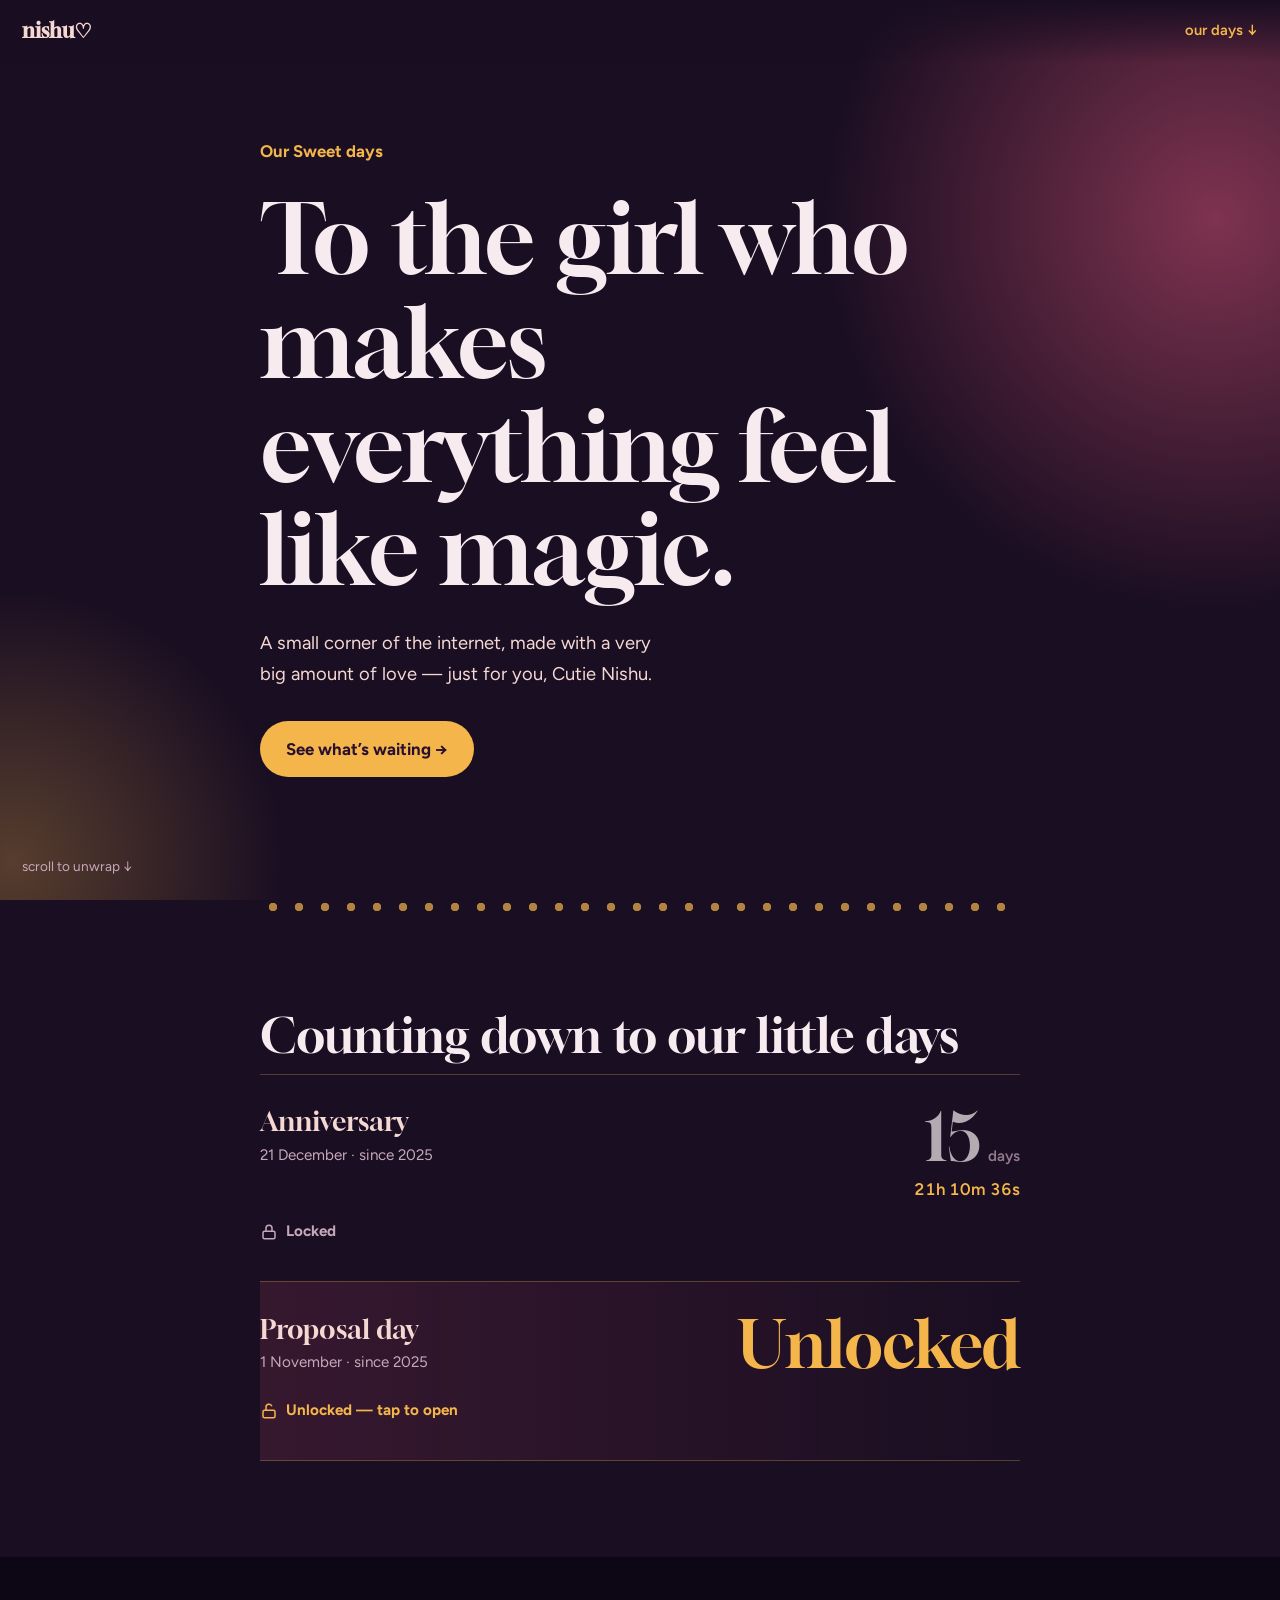
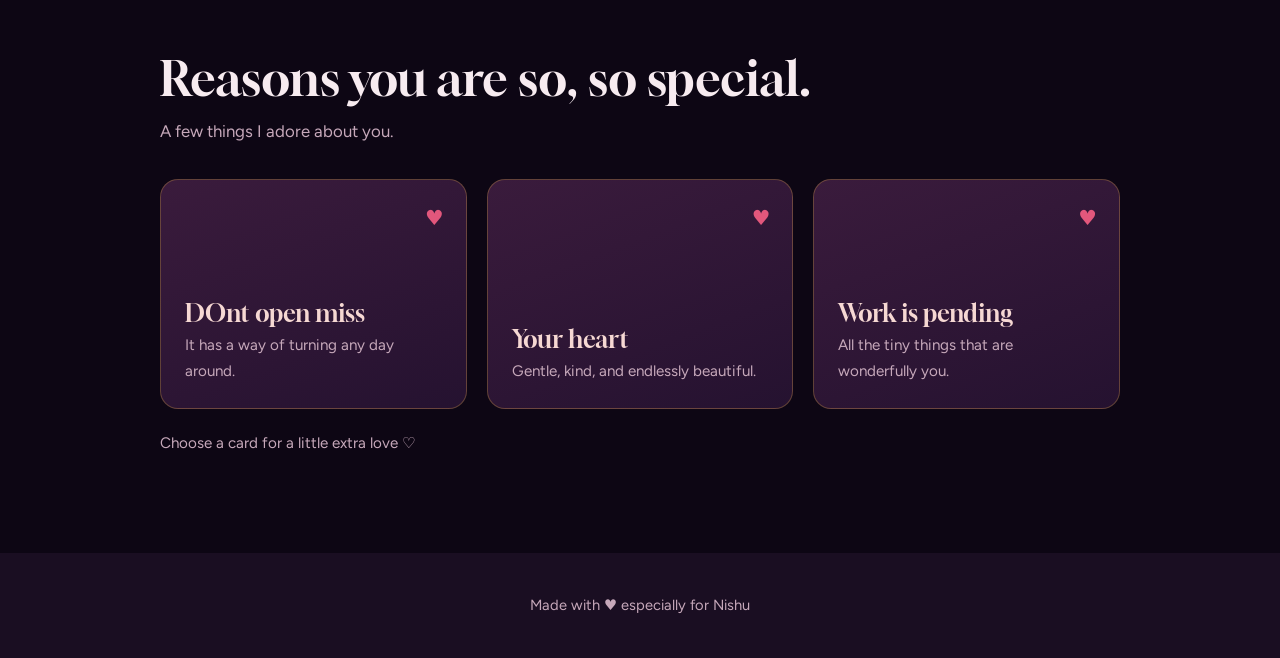
<file: index.html>
<!DOCTYPE html>
<html lang="en">
<head>
<meta charset="utf-8">
<meta name="viewport" content="width=device-width, initial-scale=1.0, viewport-fit=cover">
<title>For Nishu ✦</title>
<link rel="preconnect" href="https://fonts.googleapis.com">
<link rel="preconnect" href="https://fonts.gstatic.com" crossorigin>
<link href="https://fonts.googleapis.com/css2?family=Gloock&family=Figtree:wght@400;600;700&display=swap" rel="stylesheet">

<style>
:root{
  --plum:#1a0e22;--night:#0d0614;--petal:#f6d8d3;--rose:#e2577c;--marigold:#f4b64a;
  --ink:#f7ebf0;--mute:#c6a8ba;--line:rgba(244,182,74,.28);color-scheme:dark;
}
*{box-sizing:border-box}
html{scroll-behavior:smooth;scroll-padding-top:70px}
body{margin:0;background:var(--plum);color:var(--ink);font-family:'Figtree',system-ui,sans-serif;font-size:1.05rem;line-height:1.7;overflow-x:hidden}
h1,h2,h3{font-family:'Gloock',Georgia,serif;font-weight:400;margin:0;line-height:1.08}
h1{font-size:clamp(2.6rem,9.5vw,6rem);max-width:13ch;letter-spacing:-.01em}
h2{font-size:clamp(1.9rem,5.5vw,3rem);margin-bottom:12px}
p{margin:0}
a{color:inherit}
:focus-visible{outline:2px solid var(--marigold);outline-offset:3px}
section{padding:96px 22px;position:relative}
.col{max-width:760px;margin:0 auto}
.mute{color:var(--mute)}

.toran{height:14px;margin:0 auto;max-width:760px;background:radial-gradient(circle at 50% 50%,var(--marigold) 0 4px,transparent 4.5px) 0 0/26px 14px repeat-x;opacity:.7}

nav{position:fixed;top:0;left:0;right:0;z-index:20;display:flex;justify-content:space-between;align-items:center;padding:14px 22px;padding-top:max(14px,env(safe-area-inset-top));background:linear-gradient(var(--plum),rgba(26,14,34,0))}
nav a{text-decoration:none;font-weight:600}
nav .logo{font-family:'Gloock',serif;font-size:1.25rem;color:var(--petal)}
nav .go{font-size:.92rem;color:var(--marigold)}

#home{min-height:100svh;display:flex;flex-direction:column;justify-content:center;padding-top:110px;overflow:hidden}
#home::before{content:"";position:absolute;width:70vmax;height:70vmax;right:-30vmax;top:-18vmax;background:radial-gradient(circle,rgba(226,87,124,.5),rgba(226,87,124,0) 62%);pointer-events:none}
#home::after{content:"";position:absolute;width:46vmax;height:46vmax;left:-22vmax;bottom:-20vmax;background:radial-gradient(circle,rgba(244,182,74,.28),rgba(244,182,74,0) 65%);pointer-events:none}
#home .col{position:relative;z-index:1;width:100%}
.date{color:var(--marigold);font-weight:700;margin-bottom:22px}
.lede{max-width:34ch;margin-top:26px;color:var(--petal);font-size:1.15rem}
.btn{display:inline-block;margin-top:30px;padding:14px 26px;border-radius:999px;background:var(--marigold);color:#2a1030;text-decoration:none;font-weight:700;transition:transform .2s,background .2s}
.btn:hover{transform:translateY(-2px);background:#ffc866}
.hint{position:absolute;left:22px;bottom:22px;font-size:.85rem;color:var(--mute);z-index:1}

.sec-h{margin-bottom:30px}
.ev{display:grid;grid-template-columns:1fr auto;gap:6px 24px;align-items:end;width:100%;padding:30px 0;border:0;border-top:1px solid var(--line);background:none;color:inherit;font:inherit;text-align:left;cursor:pointer;text-decoration:none}
.ev:last-of-type{border-bottom:1px solid var(--line)}
.ev h3{font-size:1.7rem;color:var(--petal)}
.ev .when{color:var(--mute);font-size:.95rem}
.ev .big{grid-row:1/3;grid-column:2;text-align:right;font-family:'Gloock',serif;font-size:clamp(2.4rem,9.5vw,4rem);line-height:1;font-variant-numeric:tabular-nums}
.ev .big small{font-family:'Figtree',sans-serif;font-size:.95rem;color:var(--mute);margin-left:6px;font-weight:600}
.ev .hms{grid-column:2;text-align:right;color:var(--marigold);font-weight:600;font-variant-numeric:tabular-nums}
.ev .status{grid-column:1/3;display:flex;align-items:center;gap:8px;margin-top:10px;font-weight:700;font-size:.95rem;color:var(--mute)}
.ev .status svg{width:18px;height:18px;flex:none}
.ev .reveal{grid-column:1/3;max-height:0;overflow:hidden;opacity:0;color:var(--marigold);font-weight:600;transition:max-height .35s,opacity .35s}
.ev.open .reveal{max-height:3em;opacity:1}
.ev.locked .big{opacity:.7}
.ev.unlocked{background:linear-gradient(90deg,rgba(226,87,124,.14),rgba(226,87,124,0))}
.ev.unlocked .big{color:var(--marigold)}
.ev.unlocked .status{color:var(--marigold)}
.ev.shake{animation:shake .4s}
@keyframes shake{20%{transform:translateX(-6px)}40%{transform:translateX(6px)}60%{transform:translateX(-4px)}80%{transform:translateX(3px)}}

#reasons{background:var(--night)}
.cards{display:grid;grid-template-columns:repeat(auto-fit,minmax(210px,1fr));gap:20px;margin-top:34px}
.card{perspective:1000px;height:230px;cursor:pointer;background:none;border:0;padding:0;font:inherit;color:inherit;text-align:left}
.card .in{position:relative;width:100%;height:100%;transition:transform .7s cubic-bezier(.3,.7,.2,1);transform-style:preserve-3d}
.card.flip .in{transform:rotateY(180deg)}
.face{position:absolute;inset:0;backface-visibility:hidden;border-radius:18px;padding:24px;display:flex;flex-direction:column;justify-content:flex-end}
.front{background:linear-gradient(160deg,#3a1b3c,#251230);border:1px solid var(--line)}
.front h3{font-size:1.5rem;color:var(--petal);margin-bottom:6px}
.front span{color:var(--mute);font-size:.95rem}
.front i{position:absolute;top:20px;right:22px;font-style:normal;color:var(--rose);font-size:1.3rem}
.back{background:var(--marigold);color:#2a1030;transform:rotateY(180deg);justify-content:center;font-weight:600;font-size:1.02rem}
.after{margin-top:22px;color:var(--mute);font-size:.95rem}

footer{text-align:center;padding:40px 22px calc(40px + env(safe-area-inset-bottom));color:var(--mute);font-size:.92rem}

@media (max-width:560px){.ev h3{font-size:1.4rem}}
@media (prefers-reduced-motion:reduce){html{scroll-behavior:auto}.card .in,.btn,.ev .reveal{transition:none}.ev.shake{animation:none}}
</style>
</head>

<body>

<audio id="backgroundMusic" loop preload="auto">
  <source src="./background.mp3" type="audio/mpeg">
</audio>

<nav>
  <a class="logo" href="#home">nishu♡</a>
  <a class="go" href="#days">our days ↓</a>
</nav>

<section id="home">
  <div class="col">
    <p class="date">Our Sweet days</p>
    <h1>To the girl who makes everything feel like magic.</h1>
    <p class="lede">A small corner of the internet, made with a very big amount of love — just for you, Cutie Nishu.</p>
    <a class="btn" href="#days">See what’s waiting →</a>
  </div>
  <p class="hint">scroll to unwrap ↓</p>
</section>

<div class="toran" aria-hidden="true"></div>

<section id="days">
  <div class="col">
    <h2>Counting down to our little days</h2>

    <a class="ev" href="anniversary.html" data-unlock="2026-12-21" data-base="2025" data-kind="anniversary" data-label="21 December 2026">
      <h3>Anniversary</h3>
      <p class="when">21 December · since 2025</p>
      <div class="big"></div>
      <div class="hms"></div>
      <p class="status"></p>
      <p class="reveal"></p>
    </a>

    <a class="ev" href="proposal.html" data-unlock="2026-11-01" data-base="2025" data-kind="proposal" data-label="1 November 2026">
      <h3>Proposal day</h3>
      <p class="when">1 November · since 2025</p>
      <div class="big"></div>
      <div class="hms"></div>
      <p class="status"></p>
      <p class="reveal"></p>
    </a>
  </div>
</section>

<section id="reasons">
  <div class="col" style="max-width:960px">
    <h2>Reasons you are so, so special.</h2>
    <p class="mute">A few things I adore about you.</p>

    <div class="cards">
      <button class="card" aria-label="Card: DOnt open">
        <div class="in">
          <div class="face front"><i>♥</i><h3>DOnt open miss</h3><span>It has a way of turning any day around.</span></div>
          <div class="face back">huh♡</div>
        </div>
      </button>

      <button class="card" aria-label="Card: Your heart">
        <div class="in">
          <div class="face front"><i>♥</i><h3>Your heart</h3><span>Gentle, kind, and endlessly beautiful.</span></div>
          <div class="face back">PGL♡</div>
        </div>
      </button>

      <button class="card" aria-label="Card: Your little ways">
        <div class="in">
          <div class="face front"><i>♥</i><h3>Work is pending</h3><span>All the tiny things that are wonderfully you.</span></div>
          <div class="face back">LOL♡</div>
        </div>
      </button>
    </div>

    <audio class="card-sound" src="./sound1.mp3" preload="auto"></audio>
    <audio class="card-sound" src="./sound2.mp3" preload="auto"></audio>
    <audio class="card-sound" src="./sound3.mp3" preload="auto"></audio>

    <p class="after">Choose a card for a little extra love ♡</p>
  </div>
</section>

<footer>Made with ♥ especially for Nishu</footer>

<script>

/* Background music */

var bgMusic = document.getElementById("backgroundMusic");
bgMusic.volume = 0.45;

function startBackgroundMusic(){
  if(bgMusic.paused){
    bgMusic.play().catch(function(){
      console.log("Music playback blocked by browser.");
    });
  }
}

window.addEventListener("load",function(){
  startBackgroundMusic();
});

document.addEventListener("click",function(){
  startBackgroundMusic();
},{once:true});

/* Locked / unlocked event rows */

(function(){
  var LOCK='<svg viewBox="0 0 24 24" fill="none" stroke="currentColor" stroke-width="2" stroke-linecap="round" stroke-linejoin="round" aria-hidden="true"><rect x="4" y="11" width="16" height="10" rx="2"/><path d="M8 11V7a4 4 0 0 1 8 0v4"/></svg>';
  var OPEN='<svg viewBox="0 0 24 24" fill="none" stroke="currentColor" stroke-width="2" stroke-linecap="round" stroke-linejoin="round" aria-hidden="true"><rect x="4" y="11" width="16" height="10" rx="2"/><path d="M8 11V7a4 4 0 0 1 7.5-2"/></svg>';

  var evs=[].slice.call(document.querySelectorAll('.ev'));

  function pad(n){return String(n).padStart(2,'0')}

  function unlockDate(el){
    var p=el.dataset.unlock.split('-');
    return new Date(+p[0],+p[1]-1,+p[2]);
  }

  function isOpen(el){
    return new Date()>=unlockDate(el);
  }

  function tick(){
    var now=new Date();

    evs.forEach(function(el){
      var u=unlockDate(el),end=new Date(u.getFullYear(),u.getMonth(),u.getDate()+1);
      var base=+el.dataset.base,n=u.getFullYear()-base,kind=el.dataset.kind;

      var big=el.querySelector('.big');
      var hms=el.querySelector('.hms');
      var st=el.querySelector('.status');
      var rv=el.querySelector('.reveal');

      var unlocked=now>=u,today=now>=u&&now<end;

      el.classList.toggle('unlocked',unlocked);
      el.classList.toggle('locked',!unlocked);

      rv.textContent='Unlocks on '+el.dataset.label+' ✦';

      if(unlocked){
        big.textContent=today?'Today ♡':'Unlocked';
        hms.textContent='';
        st.innerHTML=OPEN+'<span>Unlocked — tap to open</span>';
        el.classList.remove('open');
        el.setAttribute('aria-label',el.querySelector('h3').textContent+', unlocked. Open it.');
      }else{
        var s=Math.floor((u-now)/1000);
        big.innerHTML=Math.floor(s/86400)+'<small>days</small>';
        hms.textContent=pad(Math.floor(s%86400/3600))+'h '+pad(Math.floor(s%3600/60))+'m '+pad(s%60)+'s';
        st.innerHTML=LOCK+'<span>Locked</span>';
        el.setAttribute('aria-label',el.querySelector('h3').textContent+', locked. Unlocks on '+el.dataset.label+'.');
      }
    });
  }

  evs.forEach(function(el){
    el.addEventListener('click',function(e){
      if(isOpen(el))return;
      e.preventDefault();
      el.classList.toggle('open');
      el.classList.remove('shake');
      void el.offsetWidth;
      el.classList.add('shake');
    });
  });

  tick();
  setInterval(tick,1000);
})();

/* Flip cards and sound effects */

var cardSounds=[].slice.call(document.querySelectorAll('.card-sound'));

document.querySelectorAll('.card').forEach(function(c,index){
  c.addEventListener('click',function(){
    c.classList.toggle('flip');

    var sound=cardSounds[index];

    if(sound){
      sound.currentTime=0;
      var playback=sound.play();

      if(playback&&playback.catch){
        playback.catch(function(){});
      }
    }
  });
});

</script>
</body>
</html>
</file>
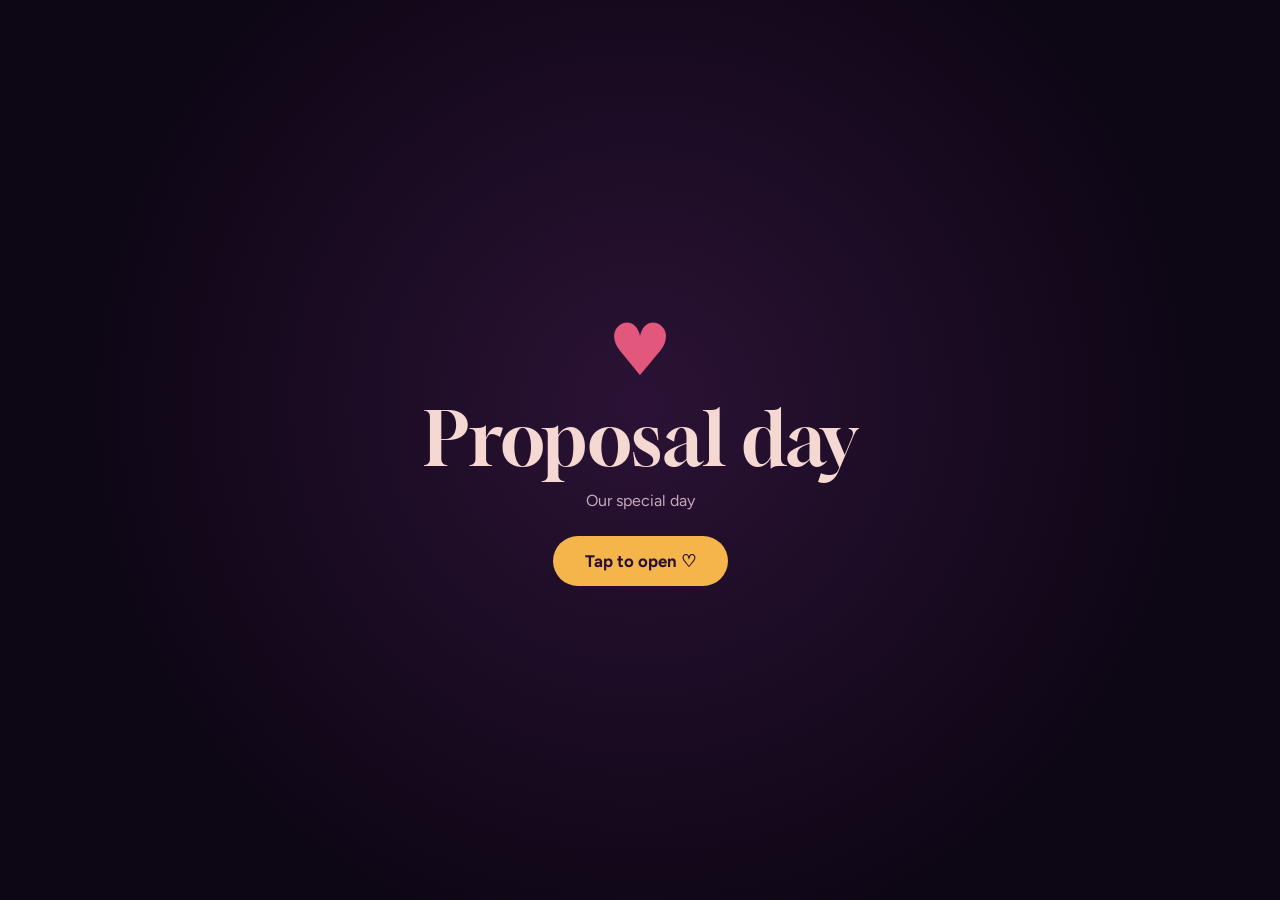
<file: proposal.html>
<!DOCTYPE html>
<html lang="en">
<head>
<meta charset="utf-8">
<meta name="viewport" content="width=device-width, initial-scale=1.0, viewport-fit=cover">
<title>Proposal Day ♡ For Nishu</title>
<link rel="preconnect" href="https://fonts.googleapis.com">
<link rel="preconnect" href="https://fonts.gstatic.com" crossorigin>
<link href="https://fonts.googleapis.com/css2?family=Gloock&family=Figtree:wght@400;600;700&display=swap" rel="stylesheet">
<style>
:root{--night:#0d0614;--petal:#f6d8d3;--rose:#e2577c;--marigold:#f4b64a;--mute:#c6a8ba;color-scheme:dark}
*{box-sizing:border-box}
html,body{height:100%;margin:0;background:var(--night);color:var(--petal);font-family:'Figtree',system-ui,sans-serif;overflow:hidden;-webkit-user-select:none;user-select:none;-webkit-touch-callout:none}
#glow{position:fixed;inset:0;background:radial-gradient(circle at 50% 42%,rgba(226,87,124,.28),rgba(226,87,124,0) 55%);animation:beat 2.4s ease-in-out infinite;pointer-events:none}
@keyframes beat{0%,100%{opacity:.6;transform:scale(1)}50%{opacity:1;transform:scale(1.06)}}
canvas{position:fixed;inset:0;width:100%;height:100%;display:block;touch-action:none}
#cap{position:fixed;left:0;right:0;bottom:calc(17% + env(safe-area-inset-bottom,0px));text-align:center;padding:0 28px;font-family:'Gloock',serif;font-size:clamp(1.2rem,4.2vw,1.9rem);line-height:1.35;color:var(--marigold);transition:opacity .6s;pointer-events:none;text-shadow:0 2px 14px rgba(0,0,0,.6)}
#hint{position:fixed;left:0;right:0;bottom:calc(5% + env(safe-area-inset-bottom,0px));text-align:center;font-size:.88rem;color:var(--mute);pointer-events:none;transition:opacity 1s}
#love{position:fixed;left:0;right:0;bottom:calc(7% + env(safe-area-inset-bottom,0px));text-align:center;font-family:'Gloock',serif;font-size:clamp(1.3rem,4.5vw,2rem);color:var(--petal);opacity:0;transition:opacity .8s;pointer-events:none;user-select:none}
#love.show{opacity:1}
#love.pop span{animation:pop .3s}
@keyframes pop{50%{transform:scale(1.25);color:var(--rose)}}
#love span{display:inline-block}
#back,#replay{position:fixed;top:max(16px,env(safe-area-inset-top));z-index:5;color:var(--petal);font:600 .95rem 'Figtree',sans-serif;opacity:.85;background:none;border:0;padding:6px 4px;cursor:pointer;text-decoration:none}
#back{left:18px}
#replay{right:18px;display:none}
#back:hover,#replay:hover{opacity:1}
:focus-visible{outline:2px solid var(--marigold);outline-offset:3px}

#gate{position:fixed;inset:0;z-index:10;display:flex;flex-direction:column;align-items:center;justify-content:center;gap:14px;padding:28px;text-align:center;background:radial-gradient(circle at 50% 45%,#2b1235,var(--night) 70%);transition:opacity 1.1s}
#gate.gone{opacity:0;pointer-events:none}
#gate h1{font-family:'Gloock',serif;font-weight:400;font-size:clamp(2.4rem,9vw,4.6rem);margin:0;line-height:1.05;color:var(--petal)}
#gate p{margin:0;color:var(--mute);max-width:30ch}
#heart{font-size:4.5rem;color:var(--rose);animation:beat 1.4s ease-in-out infinite;line-height:1}
#open{margin-top:12px;padding:15px 32px;border:0;border-radius:999px;background:var(--marigold);color:#2a1030;font:700 1.05rem 'Figtree',sans-serif;cursor:pointer;transition:transform .2s}
#open:hover{transform:translateY(-2px)}

#locked{position:fixed;inset:0;z-index:20;display:none;flex-direction:column;align-items:center;justify-content:center;gap:12px;padding:28px;text-align:center;background:var(--night)}
#locked h1{font-family:'Gloock',serif;font-weight:400;margin:0;font-size:2.2rem}
#locked a{color:var(--marigold);font-weight:700}

@media (prefers-reduced-motion:reduce){#glow,#heart{animation:none}}
</style>
</head>
<body>

<a id="back" href="index.html">← back</a>
<button id="replay" type="button">↻ replay</button>
<div id="glow"></div>
<canvas id="c"></canvas>
<div id="cap"></div>
<div id="hint">Screen par ungli ghumao ✦</div>
<div id="love" aria-live="polite"><span>Touch karo ♡</span></div>

<div id="gate">
  <div id="heart">♥</div>
  <h1>Proposal day</h1>
  <p>Our special day</p>
  <button id="open" type="button">Tap to open ♡</button>
</div>

<div id="locked">
  <h1>Abhi locked hai 🔒</h1>
  <p>Ye 1 November 2026 ko khulega.</p>
  <a href="index.html">← wapas jao</a>
</div>

<audio id="backgroundMusic" loop preload="auto">
  <source src="Jiya%20Dhadak%20Dhadak%20Jaaye%20%E2%80%93%20Full%20Song%20Lyrics%20Rahat%20Fateh%20Ali%20Khan%20Kalyug%20Sayeed%20Quadri%20%5Byouaretube.com%5D.mp3" type="audio/mpeg">
</audio>

<script>
(function(){
/* guard: do not open before the day */
if(new Date()<new Date(2026,10,1)){document.getElementById('locked').style.display='flex';return}

var cv=document.getElementById('c'),cx=cv.getContext('2d'),cap=document.getElementById('cap'),
  hint=document.getElementById('hint'),loveEl=document.getElementById('love'),replayBtn=document.getElementById('replay'),
  backgroundMusic=document.getElementById('backgroundMusic');
var START=new Date(2025,10,1);
var days=Math.max(0,Math.floor((Date.now()-START.getTime())/864e5));

/* the show plays ONCE, then settles on the final "Nishu ♥ Chetan" picture */
var CAPS=[
  {t:'heart',cap:' My heart .'},
  {t:'text',s:'Nishu',cap:'My miss Name.'},
  {t:'text',s:'I love you',cap:'Uss din se lekar aaj tak jo kabhi nhi badla.'},
  {t:'heart',cap:'Us din se ye dil tumhara hai.'},
  {t:'text',s:days.toLocaleString()+' din',cap:'Finally itne din hue proposal ko.'},
  {t:'text',s:'Forever?',cap:'I am with u Forever miss.'},
  {t:'final',cap:'Hamesha tumhara ♡'}
];
var COL=['#ff7a9c','#ffd9a0','#ff4f7b'];
var FONT="'Gloock',Georgia,serif";
var W,H,dpr=Math.min(window.devicePixelRatio||1,2),P=[],S=[],phases=[],cur=-1,px=-999,py=-999,timer=null,done=false,love=0,
    holding=false,holdT=0,HOLD_MS=100;   /* finger held down: one more "love" + same effect every HOLD_MS ms */

function sample(draw,st){
  var o=document.createElement('canvas');o.width=W;o.height=H;var c=o.getContext('2d');
  c.fillStyle='#fff';c.textAlign='center';c.textBaseline='middle';draw(c);
  var d=c.getImageData(0,0,W,H).data,pts=[];st=st||(W<600?3:4);
  for(var y=0;y<H;y+=st)for(var x=0;x<W;x+=st)if(d[(y*W+x)*4+3]>128)pts.push([x,y]);
  return pts;
}
function textPts(str){
  return sample(function(c){
    c.font='400 100px '+FONT;
    var w=c.measureText(str).width,s=Math.min(100*W*.88/w,H*.34);
    c.font='400 '+s+'px '+FONT;
    c.fillText(str,W/2,H*.42);
  });
}
function drawHeart(c,cx0,cy0,hs){
  c.beginPath();
  for(var t=0;t<=6.2832;t+=.02){
    var x=16*Math.pow(Math.sin(t),3),y=13*Math.cos(t)-5*Math.cos(2*t)-2*Math.cos(3*t)-Math.cos(4*t);
    var X=cx0+x*hs,Y=cy0-(y+2.5)*hs;t?c.lineTo(X,Y):c.moveTo(X,Y);
  }
  c.fill();
}
function heartPts(){
  var s=Math.min(W*.9/34,H*.56/30);   /* big heart, fills most of the screen */
  return sample(function(c){drawHeart(c,W/2,H*.42,s)});
}
/* final picture: Nishu  ♥  Chetan, with a small beating heart in the middle */
function finalPts(){
  var m=document.createElement('canvas').getContext('2d');
  m.font='400 100px '+FONT;
  var w1=m.measureText('Nishu').width,w2=m.measureText('Chetan').width;
  var fs=Math.min(W*.9/((w1+w2)/100+1.55),H*.14),cy=H*.42,gap=fs*.35,hw=fs*.85,hs=fs*.8/30;
  var names=sample(function(c){
    c.font='400 '+fs+'px '+FONT;c.textBaseline='middle';
    c.textAlign='right';c.fillText('Nishu',W/2-hw/2-gap,cy);
    c.textAlign='left';c.fillText('Chetan',W/2+hw/2+gap,cy);
  },2).map(function(p){return [p[0],p[1],0]});
  var heart=sample(function(c){drawHeart(c,W/2,cy,hs)},2).map(function(p){return [p[0],p[1],1]});
  return {pts:names.concat(heart),hx:W/2,hy:cy};
}
function build(){
  W=window.innerWidth;H=window.innerHeight;
  cv.width=W*dpr;cv.height=H*dpr;cx.setTransform(dpr,0,0,dpr,0,0);
  var n=Math.min(3600,Math.round(W*H/170));
  while(P.length<n)P.push({x:Math.random()*W,y:Math.random()*H,vx:0,vy:0,tx:W/2,ty:H/2,cx:W/2,cy:H*.42,amp:0});
  P.length=n;
  phases=CAPS.map(function(c){
    if(c.t==='final'){var f=finalPts();return {final:true,pts:f.pts,hx:f.hx,hy:f.hy,cap:c.cap}}
    return {heart:c.t==='heart',pts:c.t==='heart'?heartPts():textPts(c.s),cap:c.cap};
  });
  if(cur>=0)assign(cur);
}
function assign(i){
  var ph=phases[i],pts=ph.pts;if(!pts.length)return;
  for(var k=0;k<P.length;k++){
    var q=pts[(Math.random()*pts.length)|0],p=P[k];
    p.tx=q[0]+(Math.random()-.5)*2;p.ty=q[1]+(Math.random()-.5)*2;
    if(ph.final&&q[2]){p.cx=ph.hx;p.cy=ph.hy;p.amp=.22}          /* only the small heart beats */
    else{p.cx=W/2;p.cy=H*.42;p.amp=ph.heart?.035:0}
  }
}
function setCap(t){cap.style.opacity=0;setTimeout(function(){cap.textContent=t;cap.style.opacity=1},500)}
function next(){
  if(cur>=phases.length-1)return;
  cur++;assign(cur);
  for(var k=0;k<P.length;k++){P[k].vx+=(Math.random()-.5)*18;P[k].vy+=(Math.random()-.5)*18}
  setCap(phases[cur].cap);
  if(cur===phases.length-1){            /* last picture reached: stop the loop for good */
    clearInterval(timer);done=true;
    hint.style.opacity=0;replayBtn.style.display='block';
    renderLove();loveEl.classList.add('show');
  }
}
function renderLove(){
  var s=loveEl.firstChild;
  s.textContent=love?('Love – '+love):'Touch karo ♡';
  loveEl.classList.remove('pop');void loveEl.offsetWidth;if(love)loveEl.classList.add('pop');
}

/* touch: after the final picture a tap only makes sparks + bumps the counter, the picture never changes */
function tap(x,y){
  love++;renderLove();
  for(var i=0;i<16;i++){
    var a=Math.random()*6.2832,v=1.5+Math.random()*4.5;
    S.push({x:x,y:y,vx:Math.cos(a)*v,vy:Math.sin(a)*v-1,life:1,h:i%3===0});
  }
  for(var k=0;k<P.length;k++){
    var p=P[k],dx=p.x-x,dy=p.y-y,d2=dx*dx+dy*dy;
    if(d2<26000&&d2>1){var d=Math.sqrt(d2),f=(1-d/161)*14;p.vx+=dx/d*f;p.vy+=dy/d*f}
  }
}
function pos(e){px=e.clientX;py=e.clientY}
addEventListener('pointermove',pos);
addEventListener('pointerdown',function(e){
  if(e.target.closest&&e.target.closest('a,button'))return;
  pos(e);
  if(done){tap(e.clientX,e.clientY);holding=true;holdT=performance.now()}
});
['pointerup','pointercancel'].forEach(function(n){addEventListener(n,function(){px=py=-999;holding=false})});
document.addEventListener('pointerleave',function(){px=py=-999;holding=false});
addEventListener('contextmenu',function(e){e.preventDefault()});   /* no long-press menu while holding */

var R=110,R2=R*R;
function frame(ts){
  if(done&&holding&&px>-900&&ts-holdT>=HOLD_MS){holdT=ts;tap(px,py)}   /* finger held: same effect + counter, following the finger */
  cx.globalCompositeOperation='source-over';
  cx.fillStyle='rgba(13,6,20,.28)';cx.fillRect(0,0,W,H);
  cx.globalCompositeOperation='lighter';
  var pulse=Math.max(0,Math.sin(ts/260)),ph=phases[cur],fin=ph&&ph.final;
  for(var g=0;g<3;g++){
    cx.fillStyle=COL[g];cx.globalAlpha=fin?.6:.9;
    for(var i=g;i<P.length;i+=3){
      var p=P[i],kk=1+p.amp*pulse,tx=p.cx+(p.tx-p.cx)*kk,ty=p.cy+(p.ty-p.cy)*kk;
      p.vx+=(tx-p.x)*.03;p.vy+=(ty-p.y)*.03;
      var dx=p.x-px,dy=p.y-py,d2=dx*dx+dy*dy;
      if(d2<R2&&d2>1){var d=Math.sqrt(d2),f=(1-d/R)*6;p.vx+=dx/d*f;p.vy+=dy/d*f}
      p.vx*=.86;p.vy*=.86;p.x+=p.vx;p.y+=p.vy;
      cx.fillRect(p.x,p.y,2,2);
    }
  }
  /* tap sparks and little rising hearts */
  for(var j=S.length-1;j>=0;j--){
    var s=S[j];s.x+=s.vx;s.y+=s.vy;s.vy-=.03;s.vx*=.98;s.life-=.018;
    if(s.life<=0){S.splice(j,1);continue}
    cx.globalAlpha=s.life;
    if(s.h){cx.fillStyle='#ff7a9c';cx.font='18px sans-serif';cx.textAlign='center';cx.fillText('♥',s.x,s.y)}
    else{cx.fillStyle='#ffd9a0';cx.fillRect(s.x,s.y,2.4,2.4)}
  }
  cx.globalAlpha=1;
  requestAnimationFrame(frame);
}
function play(){
  done=false;cur=-1;clearInterval(timer);
  replayBtn.style.display='none';loveEl.classList.remove('show');
  next();timer=setInterval(next,5600);
}
function begin(){
  document.getElementById('gate').classList.add('gone');
  build();play();
  requestAnimationFrame(frame);
  setTimeout(function(){if(!done)hint.style.opacity=0},10000);
}
document.getElementById('open').addEventListener('click',function(){
  backgroundMusic.volume=.45;
  try{backgroundMusic.currentTime=30}catch(err){/* Continue playback if seeking is unavailable. */}
  var musicStart=backgroundMusic.play();
  if(musicStart&&musicStart.catch)musicStart.catch(function(){/* Playback can be blocked by browser settings. */});
  (document.fonts&&document.fonts.load)?document.fonts.load('400 100px Gloock').then(begin,begin):begin();
});
replayBtn.addEventListener('click',play);
var rt;addEventListener('resize',function(){clearTimeout(rt);rt=setTimeout(function(){if(phases.length)build()},200)});
/* dark first frame behind the gate so nothing flashes white */
W=innerWidth;H=innerHeight;cv.width=W*dpr;cv.height=H*dpr;cx.setTransform(dpr,0,0,dpr,0,0);cx.fillStyle='#0d0614';cx.fillRect(0,0,W,H);
})();
</script>
</body>
</html>
</file>
